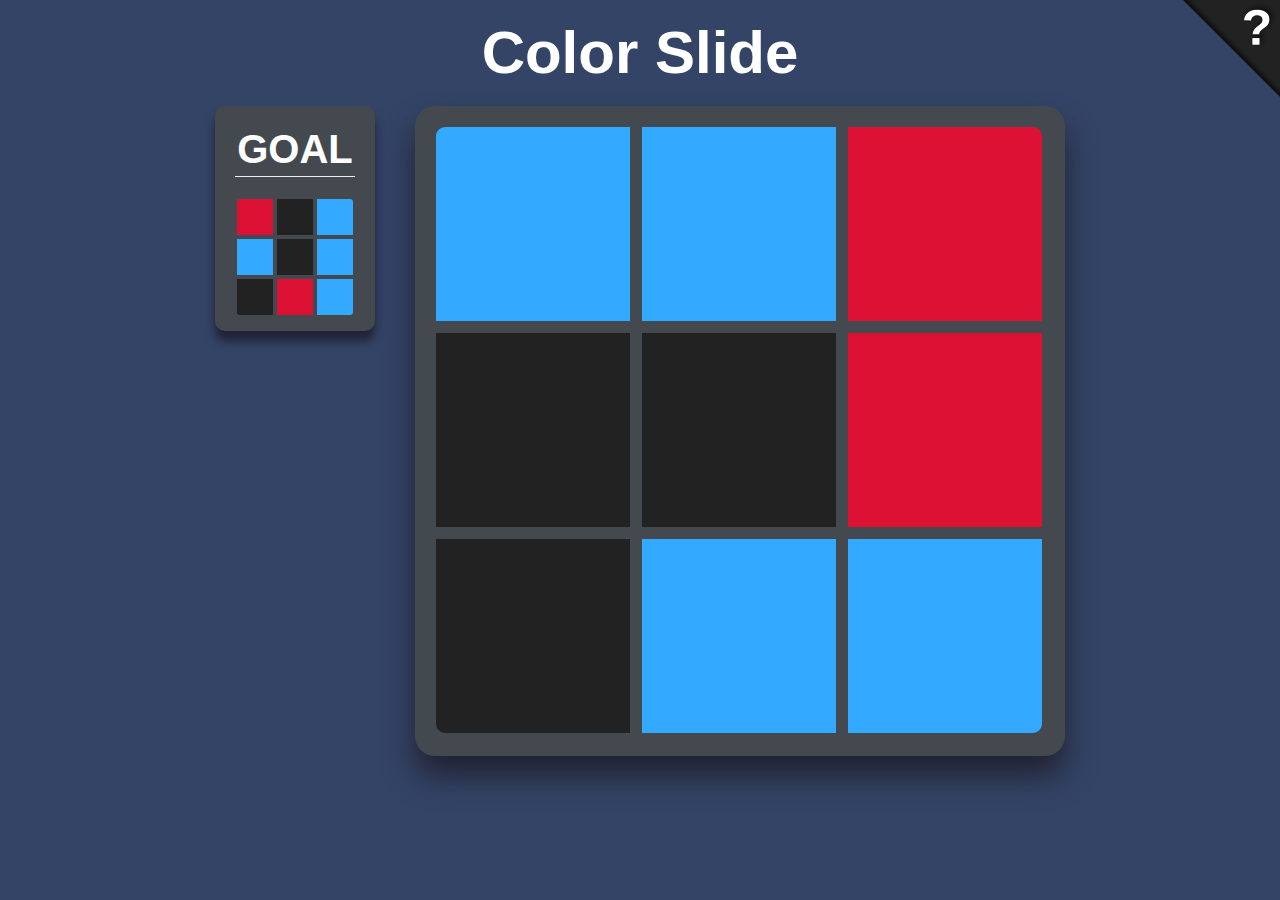
<file: index.html>
<!doctype html>

<html lang="en">
<head>
	<meta charset="utf-8">

	<title>Color Slide</title>
	<link rel="shortcut icon" href="favicon.ico" />
	<meta name="Micah Wood" content="!9#">
	<link rel="stylesheet" href="https://maxcdn.bootstrapcdn.com/bootstrap/3.3.7/css/bootstrap.min.css">
	<link rel="stylesheet" href="main.css">
	<script src="https://ajax.googleapis.com/ajax/libs/jquery/3.1.1/jquery.min.js"></script>
	<script src="main.js"></script>
</head>

<body>
	<h1 id="title" class="text-center">Color Slide</h1>

	<div style="position:relative; min-width: 500px">
		<a href="help.html">
 			<img src="question.png" style="position: fixed; right:0; top:0" />
 		</a>
	</div>

	<div id="gameContainer">
		<div id="goal-wrapper">
			<div id="goal">
				<h3 class="text-center">GOAL</h3>
				<hr>
				<div id="goal-grid">
					<div id="target1" class="col-sm-4" style="background-color:#222;"></div>
					<div id="target2" class="col-sm-4" style="background-color:#222;"></div>
					<div id="target3" class="col-sm-4" style="background-color:#222;"></div>
					<div id="target4" class="col-sm-4" style="background-color:#222;"></div>
					<div id="target5" class="col-sm-4" style="background-color:#222;"></div>
					<div id="target6" class="col-sm-4" style="background-color:#222;"></div>
					<div id="target7" class="col-sm-4" style="background-color:#222;"></div>
					<div id="target8" class="col-sm-4" style="background-color:#222;"></div>
					<div id="target9" class="col-sm-4" style="background-color:#222;"></div>
				</div>
			</div>
			<h1 id="YouWin" class="text-center" style="visibility: hidden;">&#10004;</h1>
		</div>
		<div id="game-grid">
			<div id="cell1" class="col-md-4" style="background-color:#222;"></div>
			<div id="cell2" class="col-md-4" style="background-color:#222;"></div>
			<div id="cell3" class="col-md-4" style="background-color:#222;"></div>
			<div id="cell4" class="col-md-4" style="background-color:#222;"></div>
			<div id="cell5" class="col-md-4" style="background-color:#222;"></div>
			<div id="cell6" class="col-md-4" style="background-color:#222;"></div>
			<div id="cell7" class="col-md-4" style="background-color:#222;"></div>
			<div id="cell8" class="col-md-4" style="background-color:#222;"></div>
			<div id="cell9" class="col-md-4" style="background-color:#222;"></div>
		</div>
	</div>
</body>
</html>
</file>
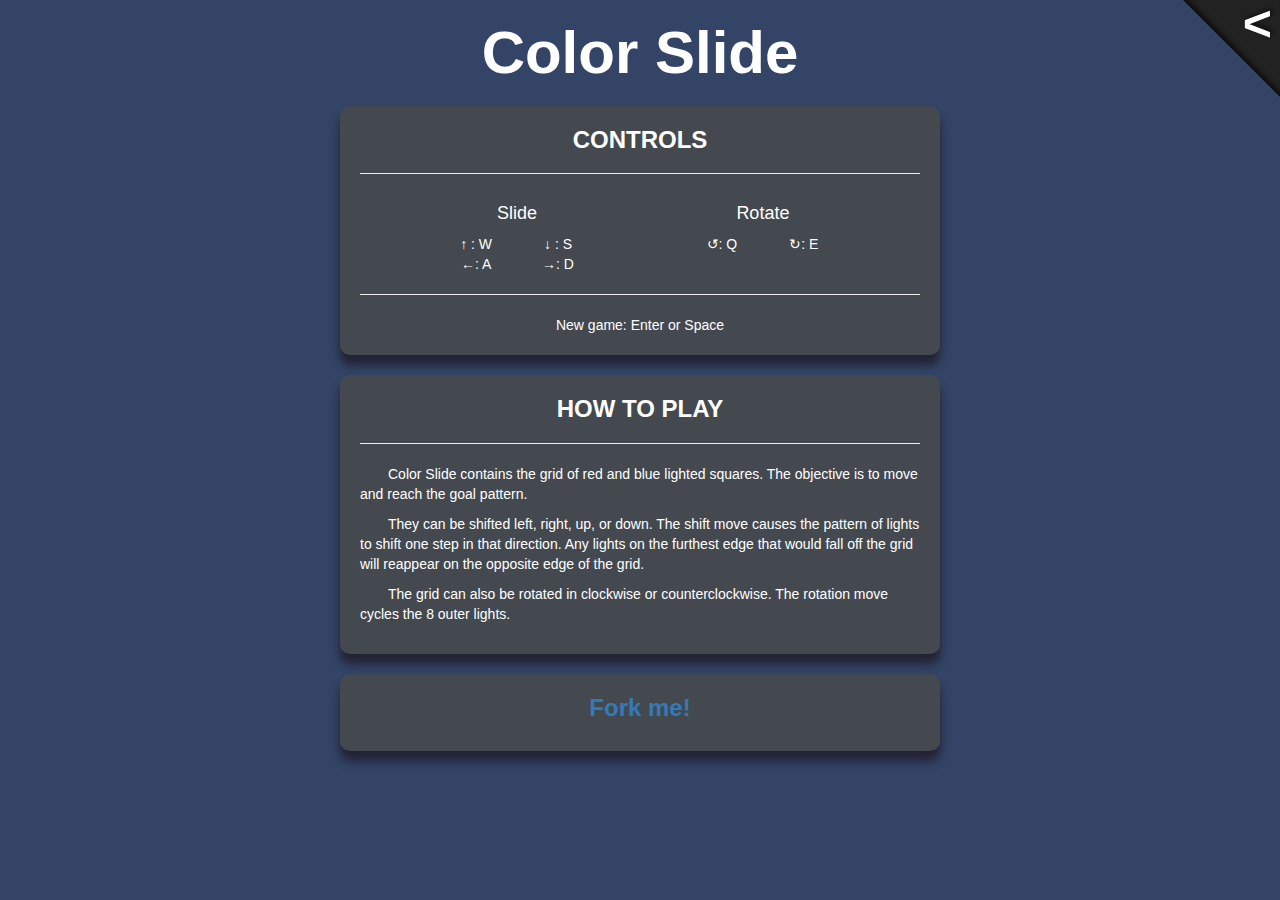
<file: help.html>
<!doctype html>

<html lang="en">
<head>
    <meta charset="utf-8">

    <title>Color Slide</title>
    <link rel="shortcut icon" href="favicon.ico" />
    <meta name="Micah Wood" content="!9#">
    <link rel="stylesheet" href="https://maxcdn.bootstrapcdn.com/bootstrap/3.3.7/css/bootstrap.min.css">
    <link rel="stylesheet" href="main.css">
    <script src="https://ajax.googleapis.com/ajax/libs/jquery/3.1.1/jquery.min.js"></script>
    <script src="main.js"></script>
</head>

<body>
    <h1 id="title" class="text-center">Color Slide</h1>

    <div style="position:relative; min-width: 500px">
        <a href="index.html">
            <img src="goback.png" style="position: fixed; right:0; top:0" />
        </a>
    </div>

    <div class="info">
        <h3 class="text-center">CONTROLS</h3>
        <hr>
        <div class="row">
            <div class="col-md-1"></div>
            <div class="col-md-5">
                <h4 class="text-center">Slide</h4>
                <div class="row">
                    <div class="col-md-2"></div>
                    <div class="col-md-4 text-center">&uparrow; : W</div>
                    <div class="col-md-4 text-center">&downarrow; : S</div>
                </div>
                <div class="row">
                    <div class="col-md-2"></div>
                    <div class="col-md-4 text-center">&leftarrow;: A</div>
                    <div class="col-md-4 text-center">&rightarrow;: D</div>
                </div>
            </div>
            <div class="col-md-5">
                <h4 class="text-center">Rotate</h4>
                <div class="row">
                    <div class="col-md-2"></div>
                    <div class="col-md-4 text-center">&circlearrowleft;: Q</div>
                    <div class="col-md-4 text-center">&circlearrowright;: E</div>
                </div>
            </div>
        </div>
        <hr>
        <div class="text-center">
            New game: Enter or Space
        </div>
    </div>

    <div class="info">
        <h3 class="text-center">HOW TO PLAY</h3>
        <hr>
        <div>
            <p>
                Color Slide contains the grid of red and blue lighted squares. The objective is to move and reach the goal pattern.
            </p>
            <p>
                They can be shifted left, right, up, or down. The shift move causes the pattern of lights to shift one step in that direction. Any lights on the furthest edge that would fall off the grid will reappear on the opposite edge of the grid.
            </p>
            <p>
                The grid can also be rotated in clockwise or counterclockwise. The rotation move cycles the 8 outer lights.
            </p>
        </div>
    </div>

    <div class="info">
        <h3 class="text-center">
            <a herf="https://github.com/mxw7265/Color-Slide/">Fork me!</a>
        </h3>
    </div>
</body>
</html>
</file>
<file: main.css>
body {
	background-color: #346;
}

#title {
	margin: 20px auto;
	font-size: 60px;
	color: white;
	font-family: Arial;
	font-weight: 600;
}

#gameContainer {
	width: 850px;
	height: 600px;
	margin-left: auto;
	margin-right: auto;
}

#goal-wrapper {
	position: relative;
	float: left;
	width: 160px;
	height: 400px;
}

#goal {
	background-color: #44494F;
	border-radius: 10px;
	padding: 1px 20px 0;
	width: 160px;
	height: 225px;
	box-shadow: 0 10px 10px #223;
	color: white;
}

#goal h3 {
	font-size: 40px;
	font-weight: 600;
	margin-bottom: 5px;
}

#goal hr {
	margin-top: 0;
	padding: 0;
}

#game-grid {
	float: right;
	background-color: #44494F;
	border-radius: 20px;
	width: 650px;
	height: 650px;
	padding: 15px;
	box-shadow: 0 20px 30px #223;
}

#YouWin {
	position: absolute;
	font-size: 120px;
	color: #0F0;
	width: 160px;
	bottom: 0;
}

.info {
	background-color: #44494F;
	border-radius: 10px;
	margin: 20px auto;
	padding: 1px 20px 20px;
	width: 600px;
	box-shadow: 0 10px 10px #223;
	color: white;
}

.info h3 {
	font-weight: bold;
}

.info p {
	text-indent: 2em;
}

[id^=cell] {
	width: 206px;
	height: 206px;
	float: left;
	border: 6px #44494F solid;
}

[id^=target] {
	width: 40px;
	height: 40px;
	float: left;
	border: 2px #44494F solid;
}

#target1 {
	border-top-left-radius: 5px;
}

#target3 {
	border-top-right-radius: 5px;
}

#target7 {
	border-bottom-left-radius: 5px;
}

#target9 {
	border-bottom-right-radius: 5px;
}

#cell1 {
	border-top-left-radius: 15px;
}

#cell3 {
	border-top-right-radius: 15px;
}

#cell7 {
	border-bottom-left-radius: 15px;
}

#cell9 {
	border-bottom-right-radius: 15px;
}
</file>
